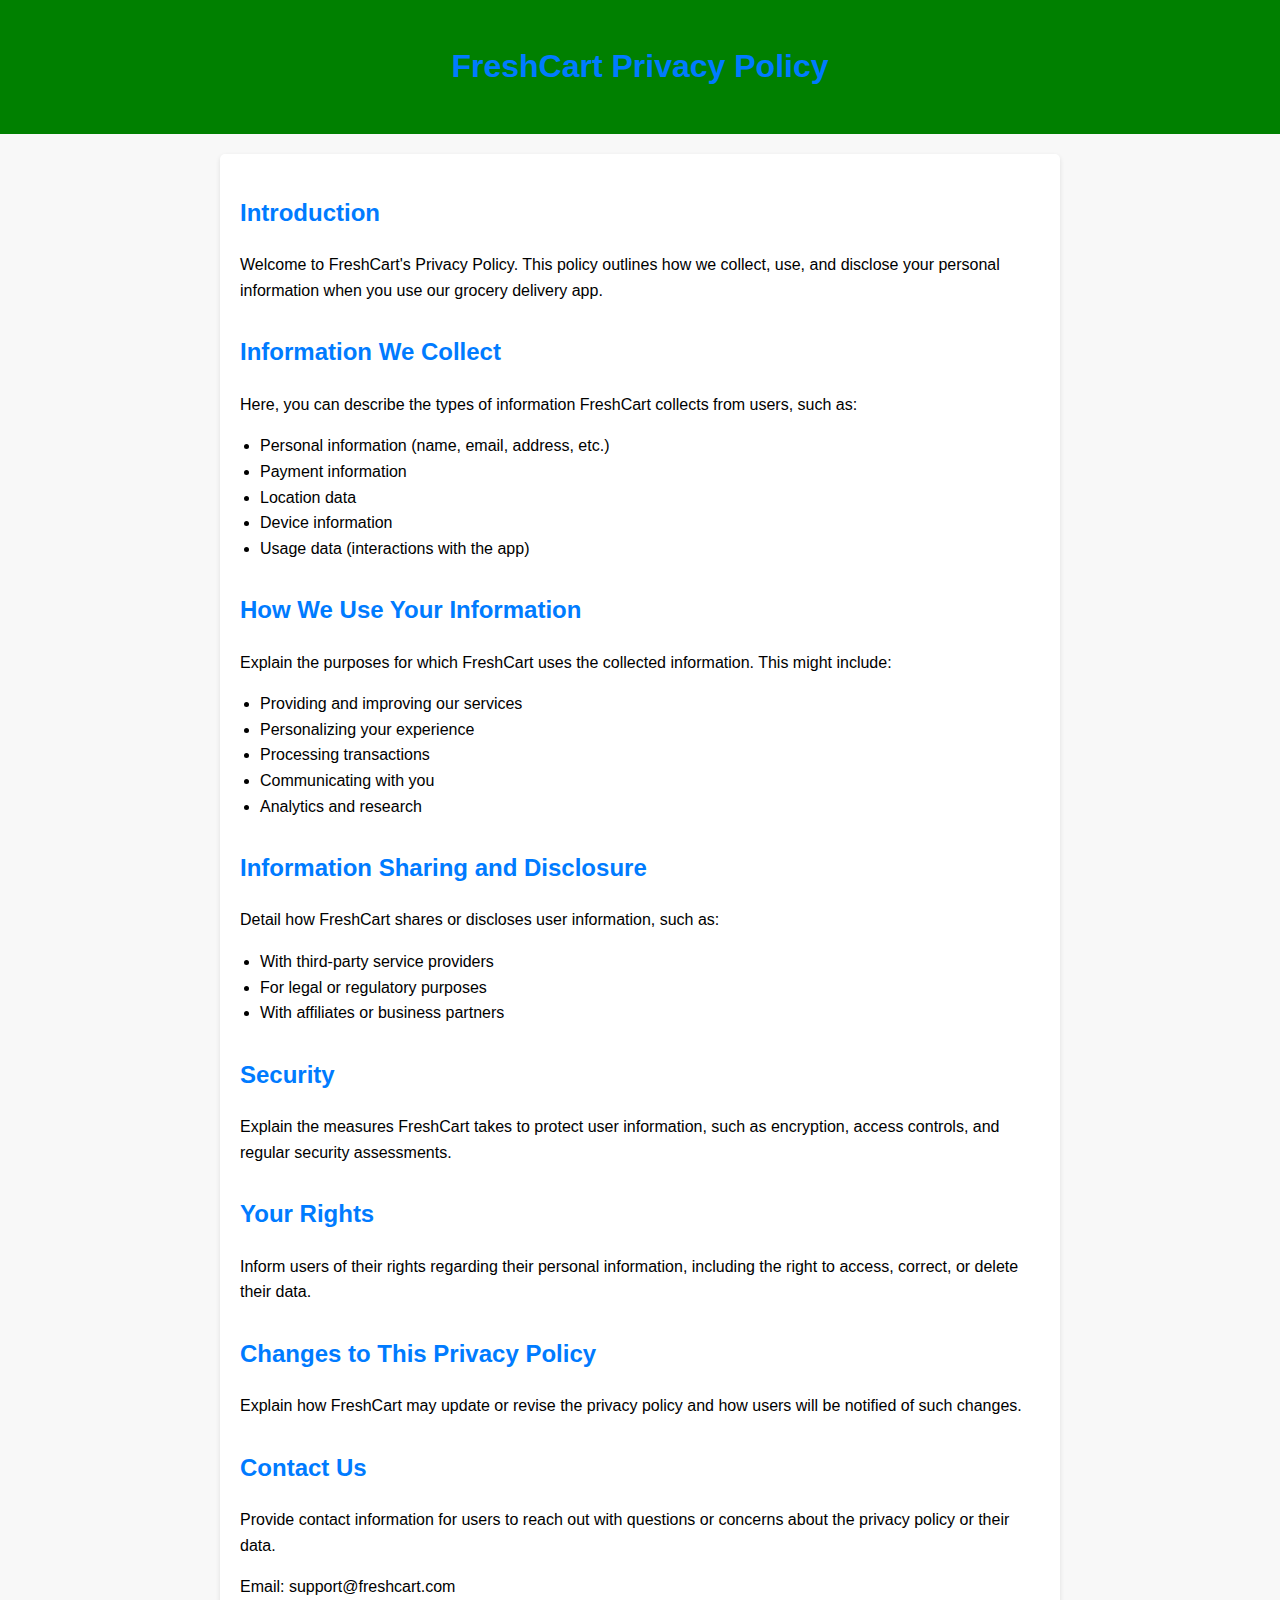
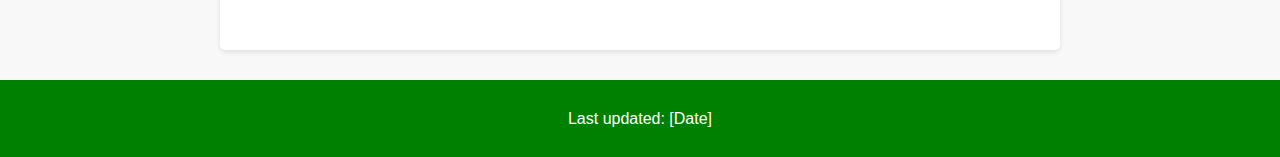
<file: policy.html>
<!DOCTYPE html>
<html lang="en">
<head>
    <meta charset="UTF-8">
    <meta name="viewport" content="width=device-width, initial-scale=1.0">
    <title>FreshCart Privacy Policy</title>
    <link rel="stylesheet" href="policy.css">
</head>
<body>

    <header>
        <h1>FreshCart Privacy Policy</h1>
    </header>

    <main>
        <section>
            <h2>Introduction</h2>
            <p>Welcome to FreshCart's Privacy Policy. This policy outlines how we collect, use, and disclose your personal information when you use our grocery delivery app.</p>
        </section>

        <section>
            <h2>Information We Collect</h2>
            <p>Here, you can describe the types of information FreshCart collects from users, such as:</p>
            <ul>
                <li>Personal information (name, email, address, etc.)</li>
                <li>Payment information</li>
                <li>Location data</li>
                <li>Device information</li>
                <li>Usage data (interactions with the app)</li>
            </ul>
        </section>

        <section>
            <h2>How We Use Your Information</h2>
            <p>Explain the purposes for which FreshCart uses the collected information. This might include:</p>
            <ul>
                <li>Providing and improving our services</li>
                <li>Personalizing your experience</li>
                <li>Processing transactions</li>
                <li>Communicating with you</li>
                <li>Analytics and research</li>
            </ul>
        </section>

        <section>
            <h2>Information Sharing and Disclosure</h2>
            <p>Detail how FreshCart shares or discloses user information, such as:</p>
            <ul>
                <li>With third-party service providers</li>
                <li>For legal or regulatory purposes</li>
                <li>With affiliates or business partners</li>
            </ul>
        </section>

        <section>
            <h2>Security</h2>
            <p>Explain the measures FreshCart takes to protect user information, such as encryption, access controls, and regular security assessments.</p>
        </section>

        <section>
            <h2>Your Rights</h2>
            <p>Inform users of their rights regarding their personal information, including the right to access, correct, or delete their data.</p>
        </section>

        <section>
            <h2>Changes to This Privacy Policy</h2>
            <p>Explain how FreshCart may update or revise the privacy policy and how users will be notified of such changes.</p>
        </section>

        <section>
            <h2>Contact Us</h2>
            <p>Provide contact information for users to reach out with questions or concerns about the privacy policy or their data.</p>
            <p>Email: support@freshcart.com</p>
        </section>
    </main>

    <footer>
        <p>Last updated: [Date]</p>
    </footer>

</body>
</html>
</file>
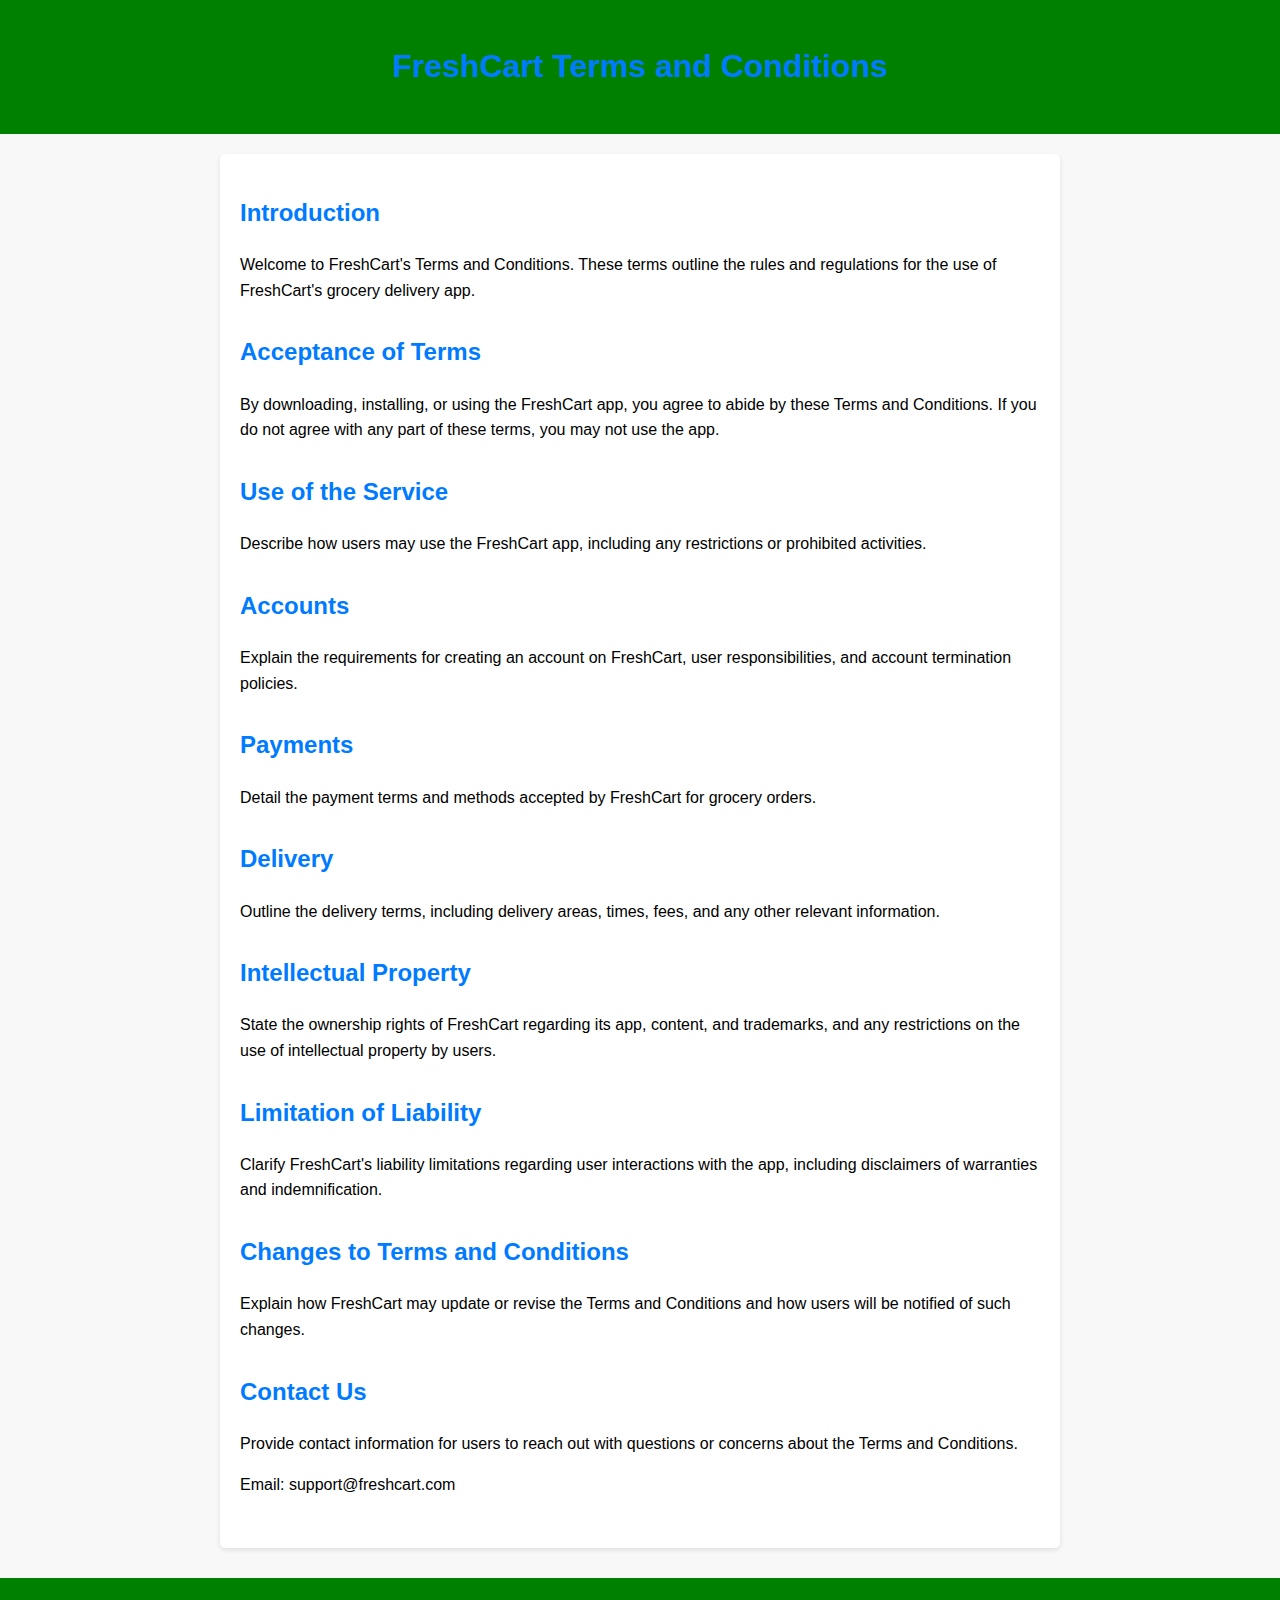
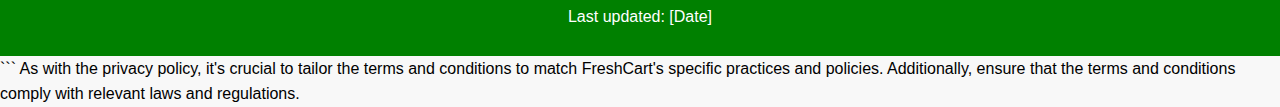
<file: service.html>
<!DOCTYPE html>
<html lang="en">
<head>
    <meta charset="UTF-8">
    <meta name="viewport" content="width=device-width, initial-scale=1.0">
    <title>FreshCart Terms and Conditions</title>
    <link rel="stylesheet" href="terms.css">
</head>
<body>

    <header>
        <h1>FreshCart Terms and Conditions</h1>
    </header>

    <main>
        <section>
            <h2>Introduction</h2>
            <p>Welcome to FreshCart's Terms and Conditions. These terms outline the rules and regulations for the use of FreshCart's grocery delivery app.</p>
        </section>

        <section>
            <h2>Acceptance of Terms</h2>
            <p>By downloading, installing, or using the FreshCart app, you agree to abide by these Terms and Conditions. If you do not agree with any part of these terms, you may not use the app.</p>
        </section>

        <section>
            <h2>Use of the Service</h2>
            <p>Describe how users may use the FreshCart app, including any restrictions or prohibited activities.</p>
        </section>

        <section>
            <h2>Accounts</h2>
            <p>Explain the requirements for creating an account on FreshCart, user responsibilities, and account termination policies.</p>
        </section>

        <section>
            <h2>Payments</h2>
            <p>Detail the payment terms and methods accepted by FreshCart for grocery orders.</p>
        </section>

        <section>
            <h2>Delivery</h2>
            <p>Outline the delivery terms, including delivery areas, times, fees, and any other relevant information.</p>
        </section>

        <section>
            <h2>Intellectual Property</h2>
            <p>State the ownership rights of FreshCart regarding its app, content, and trademarks, and any restrictions on the use of intellectual property by users.</p>
        </section>

        <section>
            <h2>Limitation of Liability</h2>
            <p>Clarify FreshCart's liability limitations regarding user interactions with the app, including disclaimers of warranties and indemnification.</p>
        </section>

        <section>
            <h2>Changes to Terms and Conditions</h2>
            <p>Explain how FreshCart may update or revise the Terms and Conditions and how users will be notified of such changes.</p>
        </section>

        <section>
            <h2>Contact Us</h2>
            <p>Provide contact information for users to reach out with questions or concerns about the Terms and Conditions.</p>
            <p>Email: support@freshcart.com</p>
        </section>
    </main>

    <footer>
        <p>Last updated: [Date]</p>
    </footer>

</body>
</html>
```

As with the privacy policy, it's crucial to tailor the terms and conditions to match FreshCart's specific practices and policies. Additionally, ensure that the terms and conditions comply with relevant laws and regulations.
</file>
<file: policy.css>
body {
    font-family: Arial, sans-serif;
    line-height: 1.6;
    margin: 0;
    padding: 0;
    background-color: #f8f8f8;
}

header {
    background-color:green;
    color: #fff;
    padding: 20px;
    text-align: center;
}

h1, h2 {
    color: #007bff;
}

main {
    max-width: 800px;
    margin: 20px auto;
    padding: 20px;
    background-color: #fff;
    border-radius: 5px;
    box-shadow: 0 2px 5px rgba(0, 0, 0, 0.1);
}

section {
    margin-bottom: 30px;
}

ul {
    margin-top: 5px;
    margin-bottom: 5px;
    list-style-type: disc;
    padding-left: 20px;
}

footer {
    text-align: center;
    margin-top: 30px;
    padding: 10px 0;
    background-color: green;
    color: #fff;
}
</file>
<file: terms.css>
body {
    font-family: Arial, sans-serif;
    line-height: 1.6;
    margin: 0;
    padding: 0;
    background-color: #f8f8f8;
}

header {
    background-color: green;
    color: #fff;
    padding: 20px;
    text-align: center;
}

h1, h2 {
    color: #007bff;
}

main {
    max-width: 800px;
    margin: 20px auto;
    padding: 20px;
    background-color: #fff;
    border-radius: 5px;
    box-shadow: 0 2px 5px rgba(0, 0, 0, 0.1);
}

section {
    margin-bottom: 30px;
}

footer {
    text-align: center;
    margin-top: 30px;
    padding: 10px 0;
    background-color: green;
    color: #fff;
}
</file>
